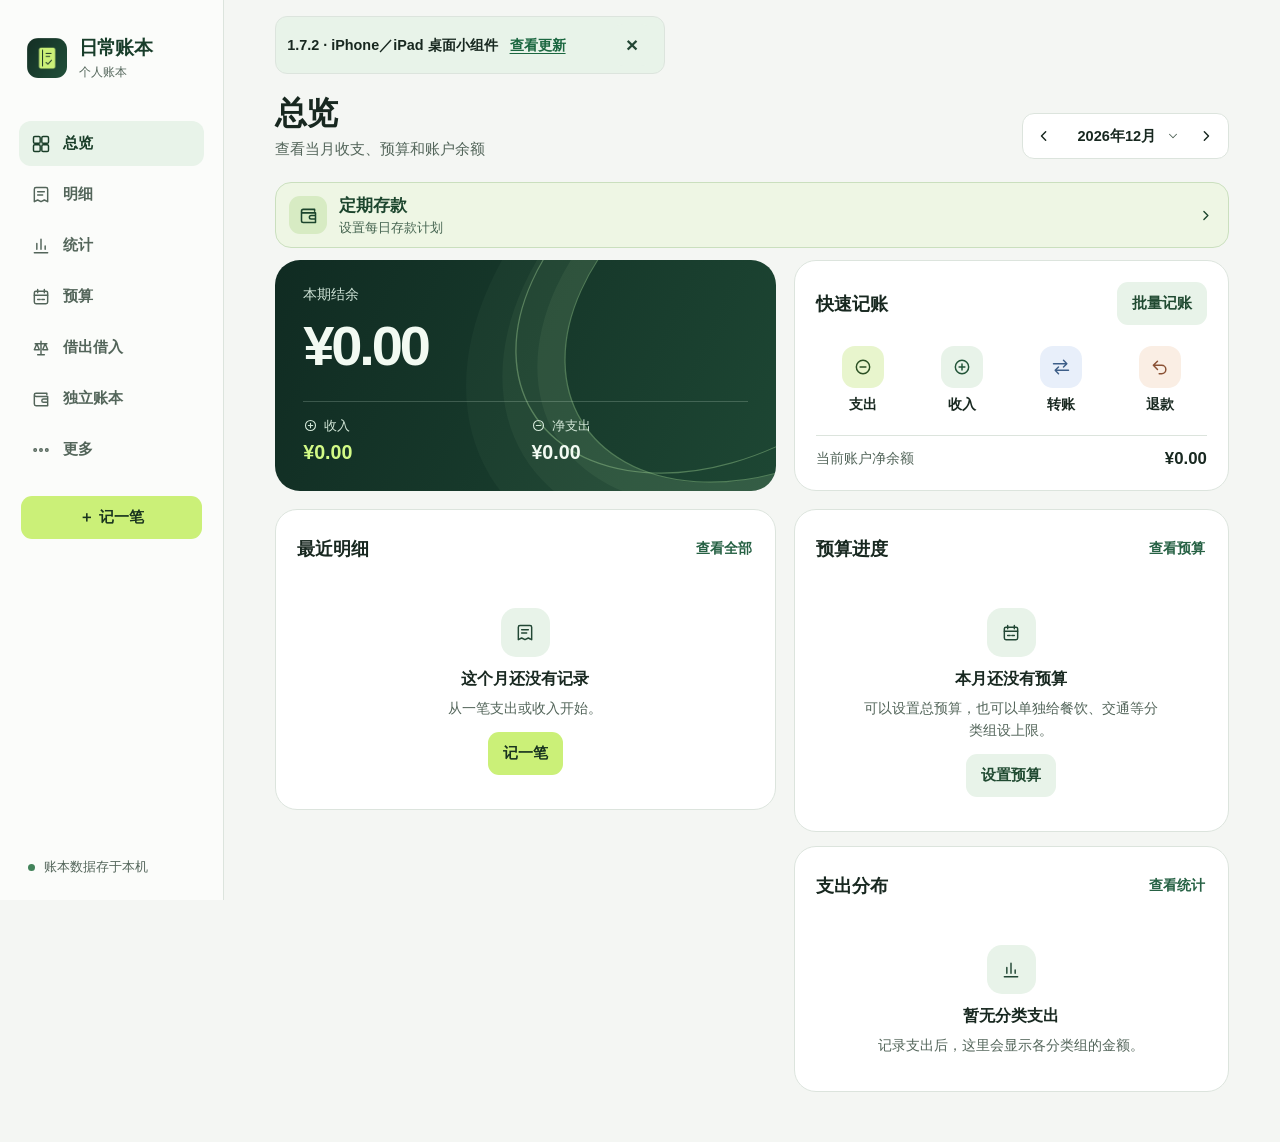
<file: index.html>
<!doctype html>
<html lang="zh-CN">
<head>
  <meta charset="utf-8">
  <meta name="viewport" content="width=device-width, initial-scale=1, viewport-fit=cover">
  <meta name="theme-color" content="#f4f6f3">
  <meta name="description" content="可安装到手机、平板和电脑，离线记录收支、账户和预算。">
  <meta name="apple-mobile-web-app-capable" content="yes">
  <meta name="apple-mobile-web-app-status-bar-style" content="black-translucent">
  <link rel="manifest" href="./manifest.webmanifest" crossorigin="use-credentials">
  <link rel="icon" href="./icon-192.png">
  <link rel="apple-touch-icon" href="./apple-touch-icon.png">
  <link rel="stylesheet" href="./style.css">
  <title>日常账本</title>
</head>
<body>
  <div id="page-wallpaper" class="page-wallpaper" aria-hidden="true"></div>
  <aside class="sidebar" aria-label="主导航">
    <a class="brand" href="#overview"><img src="./apple-touch-icon.png" alt="" width="40" height="40"><span>日常账本<small>个人账本</small></span></a>
    <nav class="side-nav" id="side-nav"></nav>
    <button class="button primary side-add" data-action="new">＋ 记一笔</button>
    <div class="sidebar-foot"><span class="status-dot"></span><span>账本数据存于本机</span></div>
  </aside>
  <header class="mobile-bar">
    <a class="brand" href="#overview"><img src="./apple-touch-icon.png" alt="" width="34" height="34">日常账本</a>
    <button type="button" id="mobile-status" class="offline-badge" data-action="offline-info" aria-live="polite"><span class="status-dot"></span>本机账本</button>
  </header>
  <div class="update-notice" id="update-notice" hidden>
    <span role="status" id="update-title">新版已就绪</span>
    <button type="button" class="link-button" id="update-changes" data-action="show-native-update" hidden>查看改动</button>
    <button type="button" class="button secondary" data-action="reload">立即更新</button>
  </div>
  <aside class="update-notice release-notice" id="release-notice" aria-label="本次版本更新" hidden>
    <span><strong id="release-summary"></strong><a href="#updates">查看更新</a></span>
    <button class="icon-button" type="button" data-action="dismiss-release" aria-label="关闭更新提示">×</button>
  </aside>
  <div class="ledger-meta">
    <a id="active-ledger" class="active-ledger" href="#ledgers" hidden></a>
    <aside id="backup-reminder" class="backup-reminder" aria-label="每月备份提醒" hidden>
      <div><strong>该备份账本了</strong><p>导出所有账本、凭证和背景，保存到设备文件或云盘。</p></div>
      <button class="button primary" type="button" data-action="backup">立即备份</button>
    </aside>
  </div>
  <div class="update-notice" id="backup-progress" hidden>
    <span id="backup-progress-label" role="status">正在读取账本</span>
    <progress aria-label="备份进度" max="100"></progress>
    <button class="button secondary" type="button" data-action="confirm-backup" hidden>文件已保存</button>
  </div>
  <main id="content" class="workspace" aria-busy="true">
    <section class="panel system-message"><h1>正在打开账本…</h1><p>请稍候。</p></section>
  </main>
  <nav class="tabbar" id="tabbar" aria-label="主导航"></nav>
  <dialog id="dialog" aria-labelledby="dialog-title"><div id="dialog-content"></div></dialog>
  <dialog id="quick-category" aria-labelledby="quick-category-title"></dialog>
  <dialog id="attachment-preview" aria-labelledby="attachment-title">
    <header class="modal-head"><h2 id="attachment-title"></h2><form method="dialog"><button class="icon-button" aria-label="关闭预览">×</button></form></header>
    <div class="modal-body"><img alt="附件照片"><p class="error" hidden>无法预览这张照片，可以保存原文件查看。</p></div>
    <footer class="modal-foot"><button type="button" class="button secondary" data-download>保存原文件</button></footer>
  </dialog>
  <div class="toast" id="toast" role="status" hidden></div>
  <input type="file" id="file-input" hidden>
  <noscript><div class="system-message">日常账本需要开启 JavaScript。</div></noscript>
  <script type="module" src="./app.js"></script>
</body>
</html>
</file>
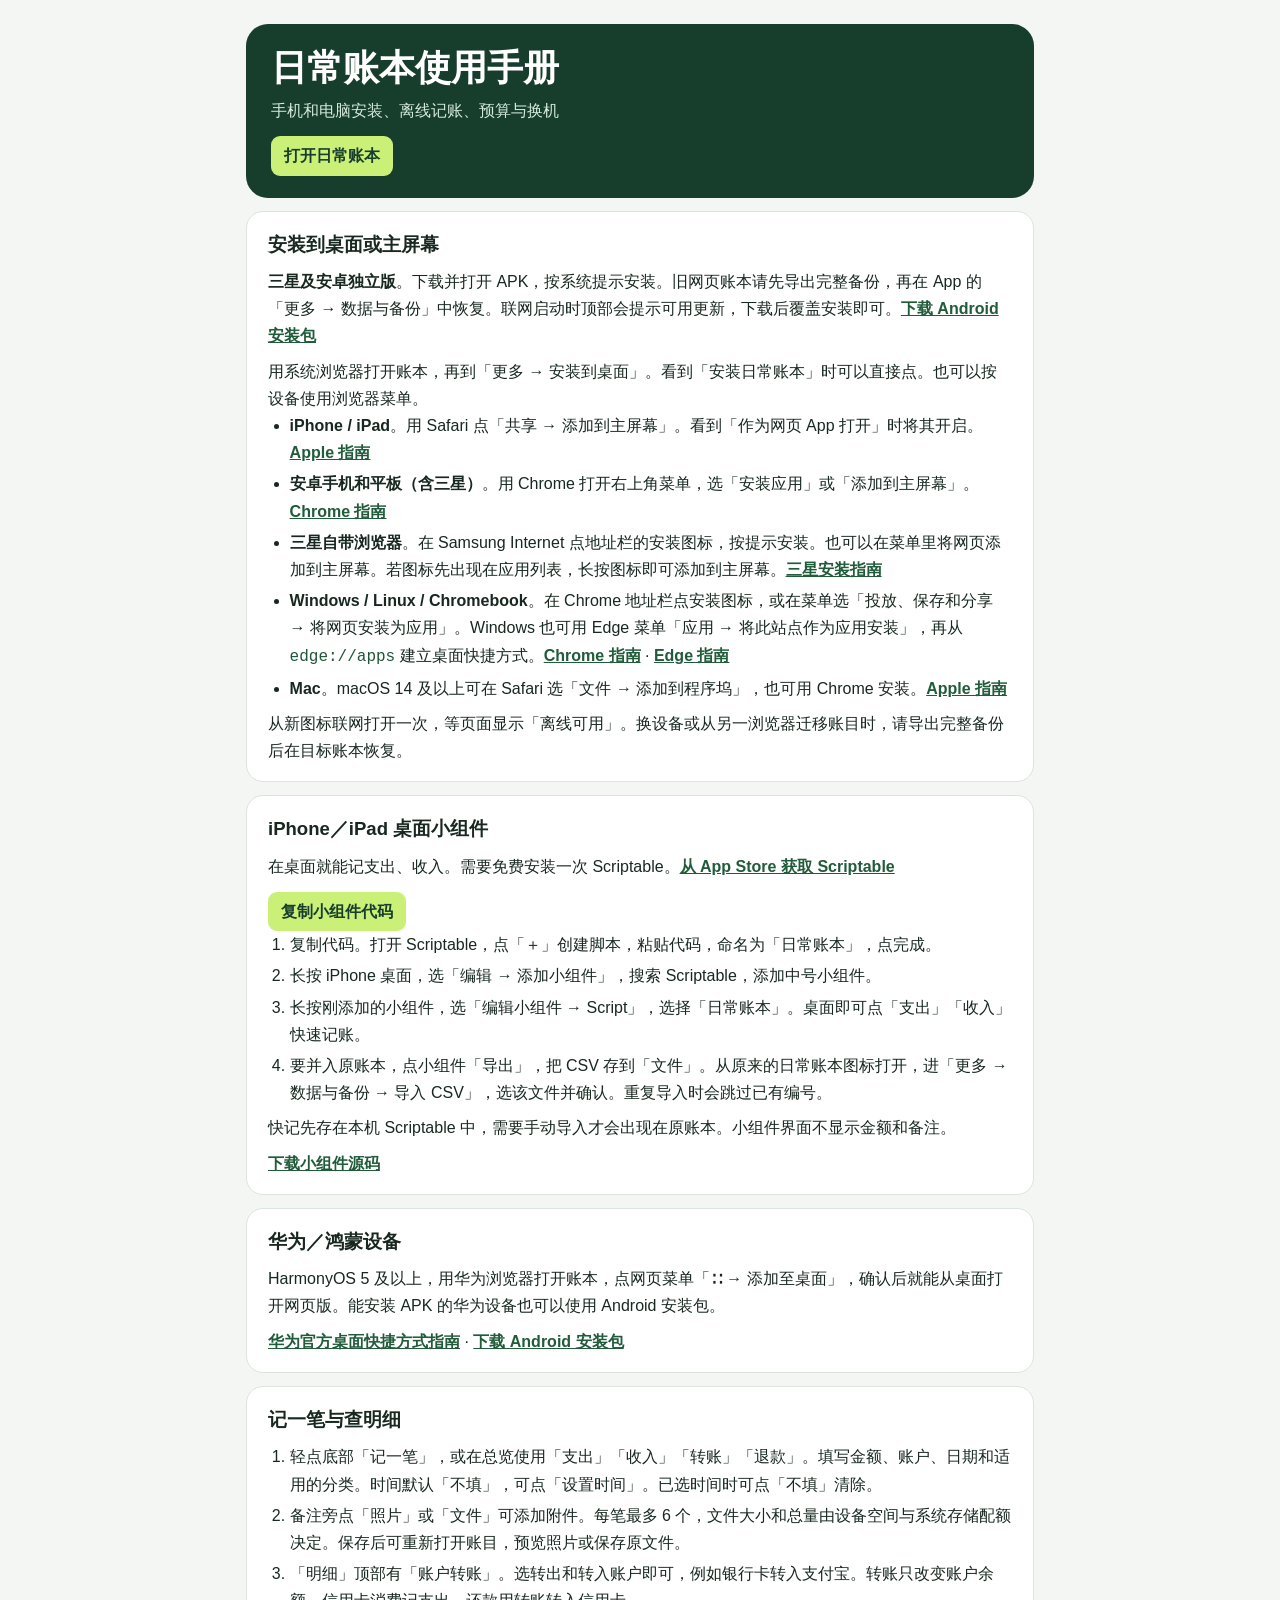
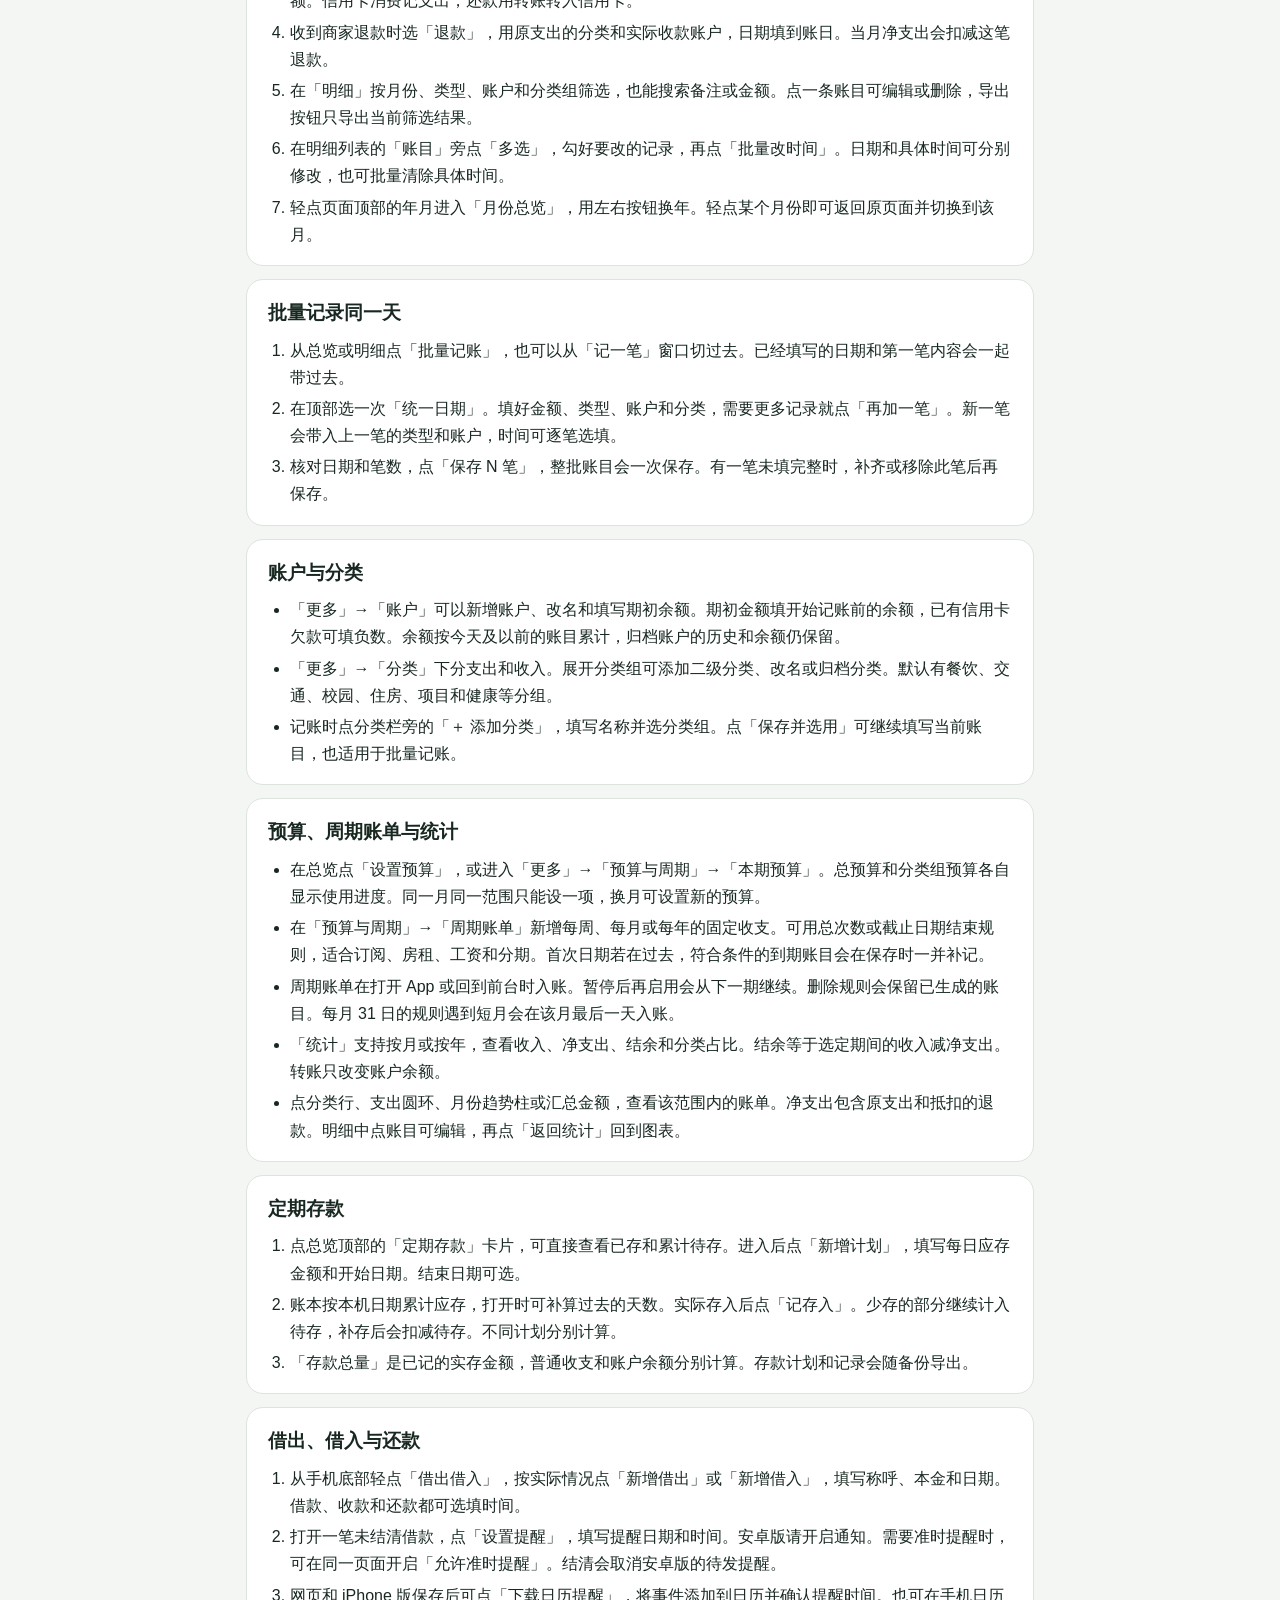
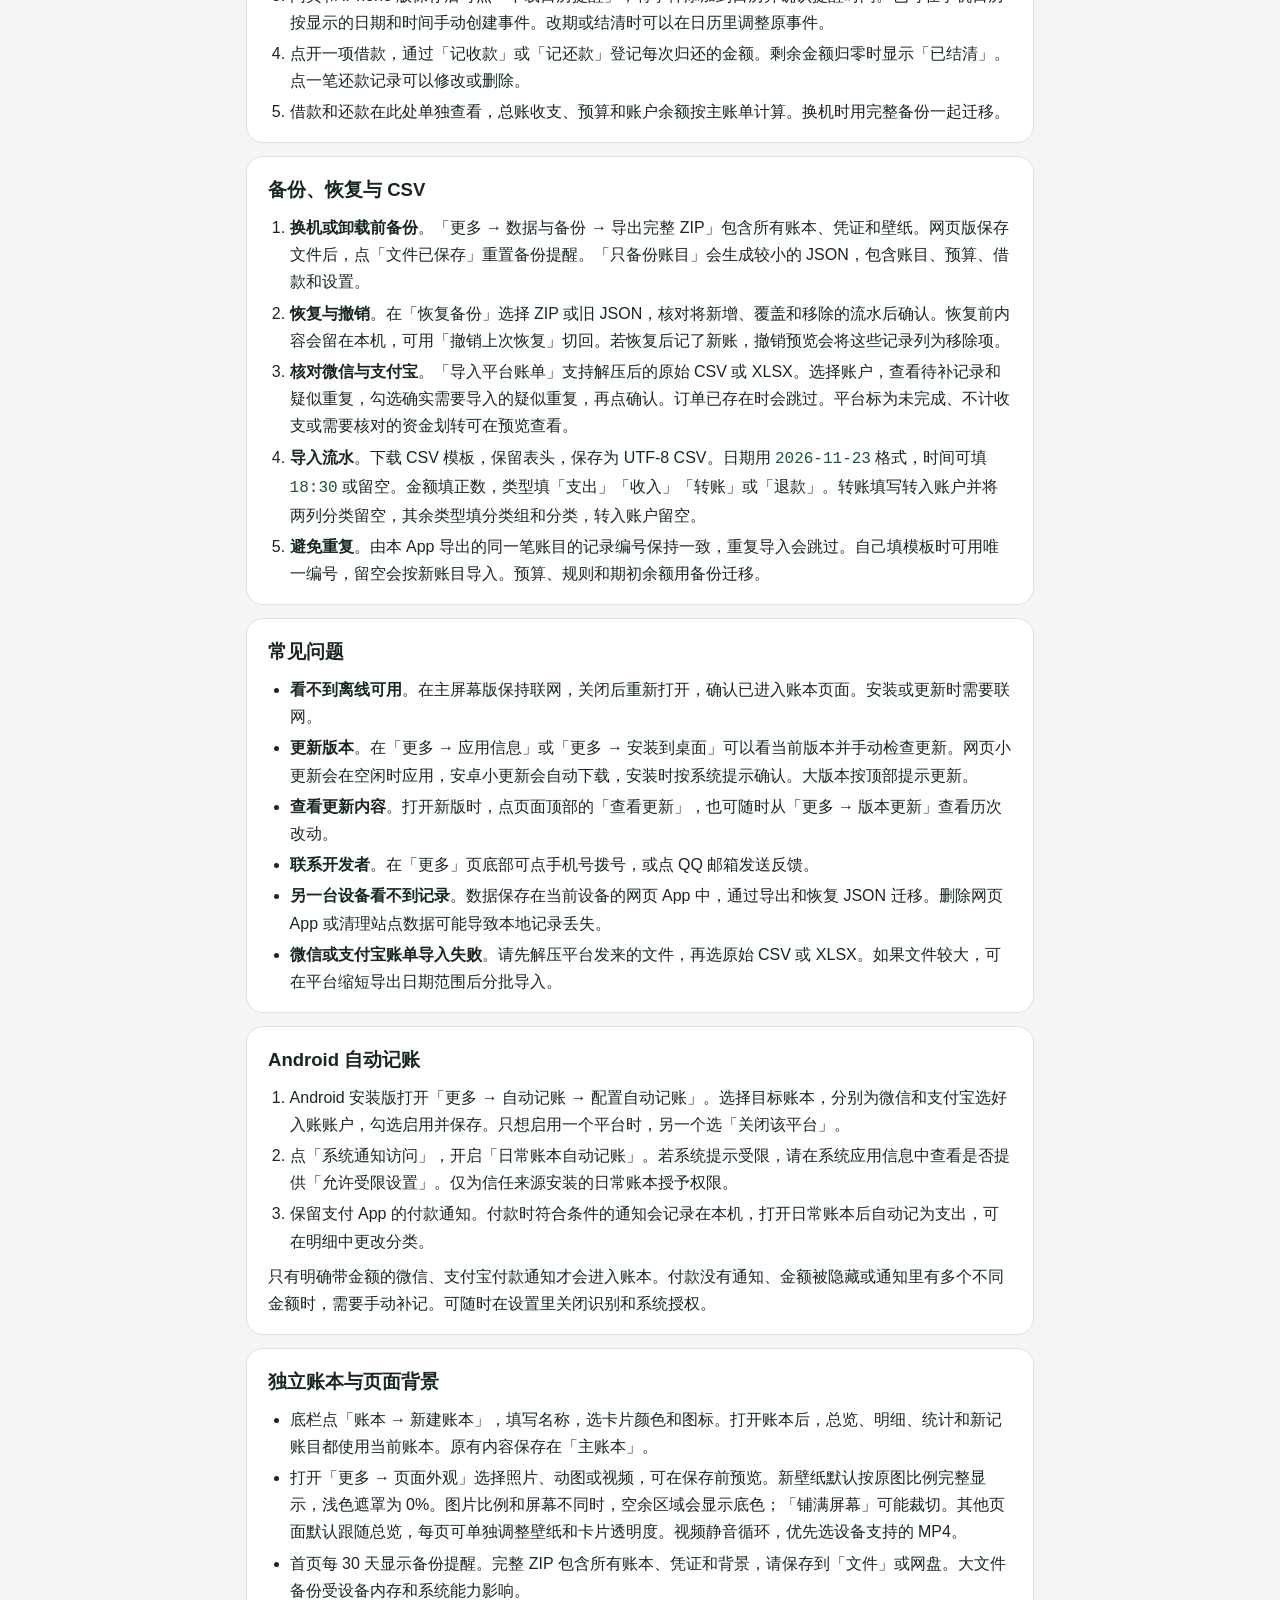
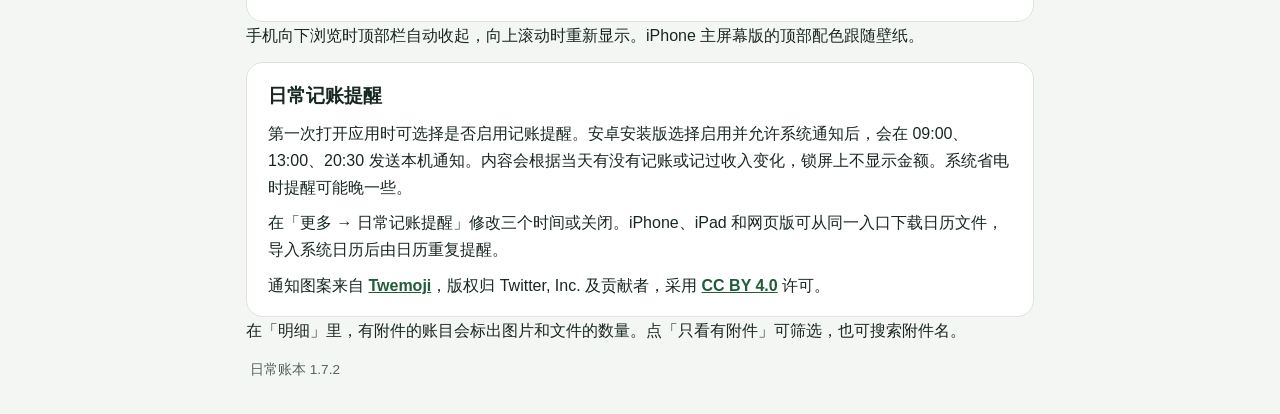
<file: guide/index.html>
<!doctype html>
<html lang="zh-CN">
<head>
<meta charset="utf-8">
<meta name="viewport" content="width=device-width, initial-scale=1, viewport-fit=cover">
<meta name="theme-color" content="#f4f6f3">
<title>日常账本 · 使用手册</title>
<style>
  :root{color-scheme:light;touch-action:manipulation;font:16px/1.7 -apple-system,BlinkMacSystemFont,"Segoe UI","PingFang SC","Microsoft YaHei",sans-serif;color:#182820;background:#f4f6f3}
  *{box-sizing:border-box}
  body{margin:0}
  main{max-width:820px;margin:auto;padding:calc(24px + env(safe-area-inset-top)) 16px calc(25px + env(safe-area-inset-bottom))}
  header{background:#173d2d;color:#fff;border-radius:22px;padding:22px 25px}
  h1,h2,p,ul,ol{margin:0}
  h1{font-size:clamp(1.65rem,5vw,2.25rem);line-height:1.2}
  header p{margin-top:8px;color:#d5ebda}
  section{background:#fff;border:1px solid #dce4dd;border-radius:17px;margin-top:13px;padding:17px 21px}
  h2{font-size:1.16rem;margin-bottom:8px}
  ol,ul{padding-left:1.35rem}
  li+li{margin-top:4px}
  p+p,ul+p,ol+p{margin-top:8px}
  a{color:#215c3a;font-weight:700}
  .launch{display:inline-block;color:#173d2d;background:#cbf078;border-radius:9px;margin-top:12px;padding:6px 13px;text-decoration:none}
  button.launch{border:0;font:inherit;font-weight:700;cursor:pointer}
  #widget-source{display:block;width:100%;min-height:6rem;margin-top:8px;font:13px/1.4 monospace}
  #widget-source[hidden]{display:none}
  code{white-space:normal;overflow-wrap:anywhere;color:#1e5536}
  footer{font-size:.85rem;color:#53655a;margin:14px 4px}
  @media print{main{padding:0}header{background:none;color:inherit;border:1px solid #dce4dd}header p{color:inherit}section{break-inside:avoid}}
</style>
</head>
<body>
<main>
  <header><h1>日常账本使用手册</h1><p>手机和电脑安装、离线记账、预算与换机</p>
  <a class="launch" href="../">打开日常账本</a></header>
  <section id="install">
    <h2>安装到桌面或主屏幕</h2>
    <p><strong>三星及安卓独立版</strong>。下载并打开 APK，按系统提示安装。旧网页账本请先导出完整备份，再在 App 的「更多 → 数据与备份」中恢复。联网启动时顶部会提示可用更新，下载后覆盖安装即可。<a href="https://zihaoxudava.github.io/daily-ledger/downloads/daily-ledger-android.apk">下载 Android 安装包</a></p>
    <p>用系统浏览器打开账本，再到「更多 → 安装到桌面」。看到「安装日常账本」时可以直接点。也可以按设备使用浏览器菜单。</p>
    <ul>
      <li><strong>iPhone / iPad</strong>。用 Safari 点「共享 → 添加到主屏幕」。看到「作为网页 App 打开」时将其开启。<a href="https://support.apple.com/zh-cn/guide/iphone/iphea86e5236/27/ios/27">Apple 指南</a></li>
      <li><strong>安卓手机和平板（含三星）</strong>。用 Chrome 打开右上角菜单，选「安装应用」或「添加到主屏幕」。<a href="https://support.google.com/chrome/answer/9658361?co=GENIE.Platform%3DAndroid&amp;hl=zh-Hans">Chrome 指南</a></li>
      <li><strong>三星自带浏览器</strong>。在 Samsung Internet 点地址栏的安装图标，按提示安装。也可以在菜单里将网页添加到主屏幕。若图标先出现在应用列表，长按图标即可添加到主屏幕。<a href="https://developer.samsung.com/automation/v2-pwa-guide.html">三星安装指南</a></li>
      <li><strong>Windows / Linux / Chromebook</strong>。在 Chrome 地址栏点安装图标，或在菜单选「投放、保存和分享 → 将网页安装为应用」。Windows 也可用 Edge 菜单「应用 → 将此站点作为应用安装」，再从 <code>edge://apps</code> 建立桌面快捷方式。<a href="https://support.google.com/chrome/answer/9658361?co=GENIE.Platform%3DDesktop&amp;hl=zh-Hans">Chrome 指南</a> · <a href="https://support.microsoft.com/en-US/edge/install-manage-or-uninstall-apps-in-microsoft-edge">Edge 指南</a></li>
      <li><strong>Mac</strong>。macOS 14 及以上可在 Safari 选「文件 → 添加到程序坞」，也可用 Chrome 安装。<a href="https://support.apple.com/zh-cn/104996">Apple 指南</a></li>
    </ul>
    <p>从新图标联网打开一次，等页面显示「离线可用」。换设备或从另一浏览器迁移账目时，请导出完整备份后在目标账本恢复。</p>
  </section>
  <section id="iphone-widget">
    <h2>iPhone／iPad 桌面小组件</h2>
    <p>在桌面就能记支出、收入。需要免费安装一次 Scriptable。<a href="https://apps.apple.com/cn/app/scriptable/id1405459188">从 App Store 获取 Scriptable</a></p>
    <button type="button" class="launch" id="copy-widget" disabled>复制小组件代码</button>
    <p id="widget-copy-status" role="status"></p>
    <textarea id="widget-source" aria-label="小组件代码" readonly hidden></textarea>
    <ol>
      <li>复制代码。打开 Scriptable，点「＋」创建脚本，粘贴代码，命名为「日常账本」，点完成。</li>
      <li>长按 iPhone 桌面，选「编辑 → 添加小组件」，搜索 Scriptable，添加中号小组件。</li>
      <li>长按刚添加的小组件，选「编辑小组件 → Script」，选择「日常账本」。桌面即可点「支出」「收入」快速记账。</li>
      <li>要并入原账本，点小组件「导出」，把 CSV 存到「文件」。从原来的日常账本图标打开，进「更多 → 数据与备份 → 导入 CSV」，选该文件并确认。重复导入时会跳过已有编号。</li>
    </ol>
    <p>快记先存在本机 Scriptable 中，需要手动导入才会出现在原账本。小组件界面不显示金额和备注。</p>
    <p><a href="./iphone-widget.js" download>下载小组件源码</a></p>
  </section>
  <section id="huawei">
    <h2>华为／鸿蒙设备</h2>
    <p>HarmonyOS 5 及以上，用华为浏览器打开账本，点网页菜单「∷ → 添加至桌面」，确认后就能从桌面打开网页版。能安装 APK 的华为设备也可以使用 Android 安装包。</p>
    <p><a href="https://consumer.huawei.com/cn/support/content/zh-cn16032141/">华为官方桌面快捷方式指南</a> · <a href="https://zihaoxudava.github.io/daily-ledger/downloads/daily-ledger-android.apk">下载 Android 安装包</a></p>
  </section>
  <section>
    <h2>记一笔与查明细</h2>
    <ol>
      <li>轻点底部「记一笔」，或在总览使用「支出」「收入」「转账」「退款」。填写金额、账户、日期和适用的分类。时间默认「不填」，可点「设置时间」。已选时间时可点「不填」清除。</li>
      <li>备注旁点「照片」或「文件」可添加附件。每笔最多 6 个，文件大小和总量由设备空间与系统存储配额决定。保存后可重新打开账目，预览照片或保存原文件。</li>
      <li>「明细」顶部有「账户转账」。选转出和转入账户即可，例如银行卡转入支付宝。转账只改变账户余额。信用卡消费记支出，还款用转账转入信用卡。</li>
      <li>收到商家退款时选「退款」，用原支出的分类和实际收款账户，日期填到账日。当月净支出会扣减这笔退款。</li>
      <li>在「明细」按月份、类型、账户和分类组筛选，也能搜索备注或金额。点一条账目可编辑或删除，导出按钮只导出当前筛选结果。</li>
      <li>在明细列表的「账目」旁点「多选」，勾好要改的记录，再点「批量改时间」。日期和具体时间可分别修改，也可批量清除具体时间。</li>
      <li>轻点页面顶部的年月进入「月份总览」，用左右按钮换年。轻点某个月份即可返回原页面并切换到该月。</li>
    </ol>
  </section>
  <section>
    <h2>批量记录同一天</h2>
    <ol>
      <li>从总览或明细点「批量记账」，也可以从「记一笔」窗口切过去。已经填写的日期和第一笔内容会一起带过去。</li>
      <li>在顶部选一次「统一日期」。填好金额、类型、账户和分类，需要更多记录就点「再加一笔」。新一笔会带入上一笔的类型和账户，时间可逐笔选填。</li>
      <li>核对日期和笔数，点「保存 N 笔」，整批账目会一次保存。有一笔未填完整时，补齐或移除此笔后再保存。</li>
    </ol>
  </section>
  <section>
    <h2>账户与分类</h2>
    <ul>
      <li>「更多」→「账户」可以新增账户、改名和填写期初余额。期初金额填开始记账前的余额，已有信用卡欠款可填负数。余额按今天及以前的账目累计，归档账户的历史和余额仍保留。</li>
      <li>「更多」→「分类」下分支出和收入。展开分类组可添加二级分类、改名或归档分类。默认有餐饮、交通、校园、住房、项目和健康等分组。</li>
      <li>记账时点分类栏旁的「＋ 添加分类」，填写名称并选分类组。点「保存并选用」可继续填写当前账目，也适用于批量记账。</li>
    </ul>
  </section>
  <section>
    <h2>预算、周期账单与统计</h2>
    <ul>
      <li>在总览点「设置预算」，或进入「更多」→「预算与周期」→「本期预算」。总预算和分类组预算各自显示使用进度。同一月同一范围只能设一项，换月可设置新的预算。</li>
      <li>在「预算与周期」→「周期账单」新增每周、每月或每年的固定收支。可用总次数或截止日期结束规则，适合订阅、房租、工资和分期。首次日期若在过去，符合条件的到期账目会在保存时一并补记。</li>
      <li>周期账单在打开 App 或回到前台时入账。暂停后再启用会从下一期继续。删除规则会保留已生成的账目。每月 31 日的规则遇到短月会在该月最后一天入账。</li>
      <li>「统计」支持按月或按年，查看收入、净支出、结余和分类占比。结余等于选定期间的收入减净支出。转账只改变账户余额。</li>
      <li>点分类行、支出圆环、月份趋势柱或汇总金额，查看该范围内的账单。净支出包含原支出和抵扣的退款。明细中点账目可编辑，再点「返回统计」回到图表。</li>
    </ul>
  </section>
  <section>
    <h2>定期存款</h2>
    <ol>
      <li>点总览顶部的「定期存款」卡片，可直接查看已存和累计待存。进入后点「新增计划」，填写每日应存金额和开始日期。结束日期可选。</li>
      <li>账本按本机日期累计应存，打开时可补算过去的天数。实际存入后点「记存入」。少存的部分继续计入待存，补存后会扣减待存。不同计划分别计算。</li>
      <li>「存款总量」是已记的实存金额，普通收支和账户余额分别计算。存款计划和记录会随备份导出。</li>
    </ol>
  </section>
  <section>
    <h2>借出、借入与还款</h2>
    <ol>
      <li>从手机底部轻点「借出借入」，按实际情况点「新增借出」或「新增借入」，填写称呼、本金和日期。借款、收款和还款都可选填时间。</li>
      <li>打开一笔未结清借款，点「设置提醒」，填写提醒日期和时间。安卓版请开启通知。需要准时提醒时，可在同一页面开启「允许准时提醒」。结清会取消安卓版的待发提醒。</li>
      <li>网页和 iPhone 版保存后可点「下载日历提醒」，将事件添加到日历并确认提醒时间。也可在手机日历按显示的日期和时间手动创建事件。改期或结清时可以在日历里调整原事件。</li>
      <li>点开一项借款，通过「记收款」或「记还款」登记每次归还的金额。剩余金额归零时显示「已结清」。点一笔还款记录可以修改或删除。</li>
      <li>借款和还款在此处单独查看，总账收支、预算和账户余额按主账单计算。换机时用完整备份一起迁移。</li>
    </ol>
  </section>
  <section>
    <h2>备份、恢复与 CSV</h2>
    <ol>
      <li><strong>换机或卸载前备份</strong>。「更多 → 数据与备份 → 导出完整 ZIP」包含所有账本、凭证和壁纸。网页版保存文件后，点「文件已保存」重置备份提醒。「只备份账目」会生成较小的 JSON，包含账目、预算、借款和设置。</li>
      <li><strong>恢复与撤销</strong>。在「恢复备份」选择 ZIP 或旧 JSON，核对将新增、覆盖和移除的流水后确认。恢复前内容会留在本机，可用「撤销上次恢复」切回。若恢复后记了新账，撤销预览会将这些记录列为移除项。</li>
      <li><strong>核对微信与支付宝</strong>。「导入平台账单」支持解压后的原始 CSV 或 XLSX。选择账户，查看待补记录和疑似重复，勾选确实需要导入的疑似重复，再点确认。订单已存在时会跳过。平台标为未完成、不计收支或需要核对的资金划转可在预览查看。</li>
      <li><strong>导入流水</strong>。下载 CSV 模板，保留表头，保存为 UTF-8 CSV。日期用 <code>2026-11-23</code> 格式，时间可填 <code>18:30</code> 或留空。金额填正数，类型填「支出」「收入」「转账」或「退款」。转账填写转入账户并将两列分类留空，其余类型填分类组和分类，转入账户留空。</li>
      <li><strong>避免重复</strong>。由本 App 导出的同一笔账目的记录编号保持一致，重复导入会跳过。自己填模板时可用唯一编号，留空会按新账目导入。预算、规则和期初余额用备份迁移。</li>
    </ol>
  </section>
  <section>
    <h2>常见问题</h2>
    <ul>
      <li><strong>看不到离线可用</strong>。在主屏幕版保持联网，关闭后重新打开，确认已进入账本页面。安装或更新时需要联网。</li>
      <li><strong>更新版本</strong>。在「更多 → 应用信息」或「更多 → 安装到桌面」可以看当前版本并手动检查更新。网页小更新会在空闲时应用，安卓小更新会自动下载，安装时按系统提示确认。大版本按顶部提示更新。</li>
      <li><strong>查看更新内容</strong>。打开新版时，点页面顶部的「查看更新」，也可随时从「更多 → 版本更新」查看历次改动。</li>
      <li><strong>联系开发者</strong>。在「更多」页底部可点手机号拨号，或点 QQ 邮箱发送反馈。</li>
      <li><strong>另一台设备看不到记录</strong>。数据保存在当前设备的网页 App 中，通过导出和恢复 JSON 迁移。删除网页 App 或清理站点数据可能导致本地记录丢失。</li>
      <li><strong>微信或支付宝账单导入失败</strong>。请先解压平台发来的文件，再选原始 CSV 或 XLSX。如果文件较大，可在平台缩短导出日期范围后分批导入。</li>
    </ul>
  </section>
  <section>
    <h2>Android 自动记账</h2>
    <ol>
      <li>Android 安装版打开「更多 → 自动记账 → 配置自动记账」。选择目标账本，分别为微信和支付宝选好入账账户，勾选启用并保存。只想启用一个平台时，另一个选「关闭该平台」。</li>
      <li>点「系统通知访问」，开启「日常账本自动记账」。若系统提示受限，请在系统应用信息中查看是否提供「允许受限设置」。仅为信任来源安装的日常账本授予权限。</li>
      <li>保留支付 App 的付款通知。付款时符合条件的通知会记录在本机，打开日常账本后自动记为支出，可在明细中更改分类。</li>
    </ol>
    <p>只有明确带金额的微信、支付宝付款通知才会进入账本。付款没有通知、金额被隐藏或通知里有多个不同金额时，需要手动补记。可随时在设置里关闭识别和系统授权。</p>
  </section>
  <section>
    <h2>独立账本与页面背景</h2>
    <ul>
      <li>底栏点「账本 → 新建账本」，填写名称，选卡片颜色和图标。打开账本后，总览、明细、统计和新记账目都使用当前账本。原有内容保存在「主账本」。</li>
      <li>打开「更多 → 页面外观」选择照片、动图或视频，可在保存前预览。新壁纸默认按原图比例完整显示，浅色遮罩为 0%。图片比例和屏幕不同时，空余区域会显示底色；「铺满屏幕」可能裁切。其他页面默认跟随总览，每页可单独调整壁纸和卡片透明度。视频静音循环，优先选设备支持的 MP4。</li>
      <li>首页每 30 天显示备份提醒。完整 ZIP 包含所有账本、凭证和背景，请保存到「文件」或网盘。大文件备份受设备内存和系统能力影响。</li>
    </ul>
  </section>
  <p>手机向下浏览时顶部栏自动收起，向上滚动时重新显示。iPhone 主屏幕版的顶部配色跟随壁纸。</p>
  <section>
    <h2>日常记账提醒</h2>
    <p>第一次打开应用时可选择是否启用记账提醒。安卓安装版选择启用并允许系统通知后，会在 09:00、13:00、20:30 发送本机通知。内容会根据当天有没有记账或记过收入变化，锁屏上不显示金额。系统省电时提醒可能晚一些。</p>
    <p>在「更多 → 日常记账提醒」修改三个时间或关闭。iPhone、iPad 和网页版可从同一入口下载日历文件，导入系统日历后由日历重复提醒。</p>
    <p>通知图案来自 <a href="https://github.com/jdecked/twemoji/tree/v15.1.0">Twemoji</a>，版权归 Twitter, Inc. 及贡献者，采用 <a href="https://creativecommons.org/licenses/by/4.0/">CC BY 4.0</a> 许可。</p>
  </section>
  <p>在「明细」里，有附件的账目会标出图片和文件的数量。点「只看有附件」可筛选，也可搜索附件名。</p>
  <footer>日常账本 1.7.2</footer>
</main>
<script>
  const copyWidget = document.querySelector('#copy-widget');
  const widgetSource = document.querySelector('#widget-source');
  const copyStatus = document.querySelector('#widget-copy-status');
  fetch('./iphone-widget.js').then(response => {
    if (!response.ok) throw new Error('下载失败');
    return response.text();
  }).then(source => {
    widgetSource.value = source;
    copyWidget.disabled = false;
  }).catch(() => {
    copyStatus.textContent = '暂时无法加载代码，请重试或点下方链接下载源码。';
  });
  copyWidget.addEventListener('click', async () => {
    try {
      await navigator.clipboard.writeText(widgetSource.value);
      copyStatus.textContent = '已复制，可以打开 Scriptable 粘贴。';
    } catch {
      widgetSource.hidden = false;
      widgetSource.focus();
      widgetSource.select();
      copyStatus.textContent = '请长按文本框，选「全选」再点「拷贝」。';
    }
  });
</script>
</body>
</html>
</file>
<file: style.css>
:root {
  color-scheme: light;
  touch-action:manipulation;
  --bg:#f4f6f3;
  --paper:#fff;
  --ink:#182820;
  --muted:#53655a;
  --line:#dce4dd;
  --accent:#cbf078;
  --accent-dark:#224735;
  --soft:#e8f3e9;
  --income:#146843;
  --danger:#9f3a39;
  --radius:22px;
  font-family: Inter, -apple-system, BlinkMacSystemFont, "Segoe UI", "PingFang SC", "Microsoft YaHei", sans-serif;
  font-size: 16px;
}
* { box-sizing:border-box; }
[hidden] { display:none !important; }
body { margin:0; color:var(--ink); background:var(--bg); min-width:280px; }
a { color:inherit; text-decoration:none; }
button, input, select, textarea { font:inherit; }
button, input, select, textarea, a { -webkit-tap-highlight-color:transparent; }
button { cursor:pointer; color:inherit; }
button:disabled { cursor:default; opacity:.5; }
:focus-visible { outline:3px solid #23754d; outline-offset:3px; }
h1,h2,h3,p { margin:0; }
h1 { font-size:2rem; font-weight:750; letter-spacing:-.035em; line-height:1.2; }
h2 { font-size:1.125rem; font-weight:750; }
h3 { font-size:1rem; }
.muted { color:var(--muted); }
.number { font-variant-numeric:tabular-nums; overflow-wrap:anywhere; }
.icon { width:20px; height:20px; display:inline-block; vertical-align:middle; flex:none; }
.brand { display:inline-flex; align-items:center; gap:.72rem; color:#183d2a; font-size:1.16rem; font-weight:800; letter-spacing:-.03em; }
.brand img { display:block; border-radius:.7rem; }
.brand small { display:block; color:var(--muted); font-size:.75rem; font-weight:500; margin-top:3px; letter-spacing:0; }
.sidebar { position:fixed; inset:0 auto 0 0; width:224px; padding:35px 19px 24px; border-right:1px solid var(--line); background:#fbfcfa; display:flex; flex-direction:column; gap:24px; }
.sidebar .brand { padding-left:8px; }
.side-nav { display:grid; gap:6px; margin-top:16px; }
.side-nav a { display:flex; align-items:center; gap:12px; color:var(--muted); padding:12px; border-radius:12px; font-size:.95rem; font-weight:600; }
.side-nav a[aria-current] { background:var(--soft); color:#193d28; font-weight:750; }
.side-nav a:hover { background:var(--soft); }
.sidebar-foot { margin-top:auto; display:flex; align-items:center; gap:9px; color:var(--muted); font-size:.82rem; padding-left:9px; }
.status-dot { display:inline-block; width:7px; height:7px; border-radius:50%; background:#42835a; flex:none; }
.side-add { margin:0 2px; }
.workspace { max-width:1420px; min-height:100vh; padding:34px clamp(22px, 4vw, 58px) 50px; margin-left:224px; margin-right:auto; }
.mobile-bar, .tabbar { display:none; }
.page-head { display:flex; align-items:flex-end; justify-content:space-between; gap:12px; margin-bottom:23px; }
.ledger-meta { max-width:1420px; padding-inline:clamp(22px,4vw,58px); margin-left:224px; }
.ledger-meta:has(> :not([hidden])) { padding-top:18px; }
.active-ledger { display:inline-block; border-radius:100px; padding:6px 13px; background:#e8f2e7; color:#255a40; font-weight:750; overflow-wrap:anywhere; }
.backup-reminder { display:flex; flex-wrap:wrap; align-items:center; justify-content:space-between; gap:12px; padding:clamp(14px,4vw,24px); background:#f2fccf; color:#213e2a; border:1px solid #c5db9f; border-radius:22px; }
.active-ledger:not([hidden]) + .backup-reminder { margin-top:12px; }
.backup-reminder strong { display:block; font-size:clamp(1.35rem,5vw,2rem); line-height:1.18; }
.backup-reminder p { margin-top:5px; font-size:.88rem; }
.ledger-grid { display:grid; gap:13px; grid-template-columns:repeat(auto-fit,minmax(min(100%,242px),1fr)); }
.ledger-card,.ledger-look { --ledger-accent:#246247; --ledger-light:#e3f3e9; }
.ledger-ocean { --ledger-accent:#245889; --ledger-light:#e2effa; }
.ledger-orchid { --ledger-accent:#694582; --ledger-light:#f0e8fa; }
.ledger-sand { --ledger-accent:#765425; --ledger-light:#fbefdd; }
.ledger-rose { --ledger-accent:#8a4259; --ledger-light:#fae7ed; }
.ledger-slate { --ledger-accent:#435566; --ledger-light:#e9eef4; }
.ledger-card { min-width:0; border-radius:22px; background:linear-gradient(145deg,var(--ledger-light),#fff 95%); }
.ledger-card-head { display:flex; align-items:center; gap:12px; }
.ledger-card-head h2,.ledger-card-head p { overflow-wrap:anywhere; }
.ledger-card-head p,.ledger-card-balance span { color:var(--muted); font-size:.84rem; }
.ledger-icon { display:grid; place-items:center; flex:none; width:42px; height:42px; border-radius:13px; color:var(--ledger-accent,#245a41); background:var(--ledger-light,#e3f3e9); }
.ledger-card .ledger-icon { box-shadow:inset 0 0 0 1px #14251a12; }
.ledger-card-balance { display:grid; gap:4px; margin-block:17px 15px; }
.ledger-card-balance b { font-size:1.55rem; color:var(--ledger-accent); }
.ledger-look { padding:9px; border-radius:14px; background:var(--ledger-light); }
.wallpaper-swatch { background:var(--swatch); box-shadow:inset 0 0 0 1px #0002; }
.wallpaper-swatch .icon { padding:2px; border-radius:3px; background:#fff; }
.option-check { display:flex; align-items:center; gap:9px; min-height:44px; }
.option-check input { width:19px; min-height:19px; flex:none; accent-color:#245a41; }
.page-wallpaper { position:fixed; inset:0; z-index:-1; pointer-events:none; overflow:hidden; }
body.has-wallpaper { isolation:isolate; }
.has-wallpaper :is(.sidebar,.mobile-bar,.tabbar) { background:rgb(248 250 247 / var(--wall-surface)); }
.page-wallpaper img,.page-wallpaper video { width:100%; height:100%; display:block; }
.page-wallpaper::after { content:''; position:absolute; inset:0; background:rgb(246 249 246 / var(--wall-shade,0)); }
.has-wallpaper .page-head { padding:12px; border-radius:18px; background:rgb(251 253 251 / var(--wall-surface)); }
.has-wallpaper :is(.panel,.period) { background:rgb(255 255 255 / var(--wall-surface)); }
.has-wallpaper .ledger-card { background:linear-gradient(145deg,color-mix(in srgb,var(--ledger-light) calc(var(--wall-surface) * 100%),transparent),rgb(255 255 255 / var(--wall-surface)) 95%); }
.has-wallpaper .saving-entry { background:rgb(238 246 228 / var(--wall-surface)); }
.has-wallpaper .balance-card { background:linear-gradient(115deg,rgb(16 43 34 / var(--wall-surface)),rgb(29 70 51 / var(--wall-surface)) 98%); }
#wall-transparency { color:#266144; font-weight:750; margin-inline-start:5px; font-variant-numeric:tabular-nums; }
.wall-preview-row { display:flex; align-items:center; gap:15px; }
.wall-preview-row p { margin-bottom:6px; font-weight:650; }
.wall-preview { position:relative; flex:none; width:72px; aspect-ratio:9/18; overflow:hidden; background:var(--bg); border:1px solid var(--line); border-radius:10px; }
.wall-preview-media,.wall-preview::after { position:absolute; inset:0; }
.wall-preview-media > * { display:block; width:100%; height:100%; }
.wall-preview::after { content:''; background:rgb(246 249 246 / var(--preview-shade,0)); }
.wall-preview i { position:absolute; z-index:1; inset:auto 10% 8%; height:26%; border:1px solid #ffffff90; border-radius:5px; background:rgb(255 255 255 / var(--preview-surface,.75)); }
@supports (-webkit-touch-callout:none) {
  @media (display-mode:standalone) {
    body::before { content:''; position:fixed; inset:0 0 auto; height:env(safe-area-inset-top); z-index:4; background:rgb(18 37 29 / .65); pointer-events:none; }
    body.has-wallpaper::before { background:linear-gradient(rgb(18 37 29 / .3),rgb(18 37 29 / .3)),var(--status-gradient,transparent); }
  }
}
.steps { padding-inline-start:1.4rem; }
.steps li + li { margin-top:6px; }
.page-head p { font-size:.91rem; color:var(--muted); margin-top:8px; }
.period { display:inline-flex; align-items:center; gap:2px; padding:3px; border:1px solid var(--line); background:var(--paper); border-radius:12px; white-space:nowrap; }
.period button { display:grid; place-items:center; border:0; background:transparent; width:37px; height:38px; border-radius:8px; }
.period button:hover:not(:disabled) { background:var(--soft); }
.period time { font-size:.91rem; min-width:92px; text-align:center; font-weight:700; }
.period .month-trigger { display:flex; justify-content:center; gap:3px; align-items:center; width:auto; padding:0 6px; }
.period .month-trigger .icon { width:14px; height:14px; color:var(--muted); }
.month-grid { display:grid; grid-template-columns:repeat(4,minmax(0,1fr)); gap:12px; }
.month-tile { display:grid; align-content:start; gap:9px; min-height:111px; text-align:left; padding:15px; border-radius:15px; }
.month-tile:hover,.month-tile[aria-current] { background:var(--soft); border-color:#88ad90; }
.month-tile-head { display:flex; align-items:center; justify-content:space-between; gap:6px; }
.month-tile-head strong { font-size:1.05rem; }
.month-tile > .muted { font-size:.86rem; }
.month-net,.month-amounts>span { display:flex; align-items:baseline; justify-content:space-between; gap:4px; flex-wrap:wrap; }
.month-net small,.month-amounts { color:var(--muted); font-size:.82rem; }
.month-amounts { display:grid; gap:4px; }
.month-amounts b { color:var(--ink); }
.panel { min-width:0; background:var(--paper); border:1px solid var(--line); border-radius:var(--radius); padding:21px; }
.panel-head { display:flex; justify-content:space-between; align-items:center; gap:8px; margin-bottom:16px; }
.panel-head a,.link-button { color:#266144; font-size:.88rem; font-weight:750; border:0; background:transparent; padding:8px 2px; white-space:nowrap; }
.balance-card { isolation:isolate; position:relative; overflow:hidden; padding:25px 28px 23px; border-radius:25px; background:linear-gradient(115deg,#102b22,#1d4633 98%); color:#f2faf2; min-height:225px; }
.balance-card::before, .balance-card::after { content:""; pointer-events:none; position:absolute; z-index:-1; border:1px solid #a9dc9861; border-radius:50%; width:315px; height:315px; transform:rotate(-31deg) scaleX(1.45); right:-111px; top:-125px; }
.balance-card::after { right:-160px; top:-116px; box-shadow:0 0 0 20px #b1dca611,0 0 0 46px #b1dca60e,0 0 0 73px #b1dca60a; }
.balance-title { font-size:.88rem; color:#d0e4d8; }
.balance-value { font-size:clamp(2.35rem,5vw,3.5rem); font-weight:750; line-height:1.13; letter-spacing:-.055em; margin:10px 0 23px; }
.balance-row { display:grid; grid-template-columns:repeat(2,minmax(0,1fr)); gap:12px; padding-top:15px; border-top:1px solid #e5f7e732; }
.balance-row span { display:flex; align-items:center; gap:6px; font-size:.83rem; color:#d2e6d7; margin-bottom:6px; }
.balance-row b { font-size:1.23rem; font-weight:700; }
.balance-row .icon { width:15px; height:15px; }
.balance-row .income { color:#d2fa86; }
.top-grid { display:grid; grid-template-columns:1.15fr 1fr; gap:18px; }
.lower-grid { display:grid; grid-template-columns:1.15fr 1fr; gap:18px; margin-top:18px; align-items:start; }
.summary-stack,.stack { display:grid; gap:14px; align-content:start; }
.metric-grid { display:grid; grid-template-columns:repeat(3,minmax(0,1fr)); gap:12px; }
.metric { display:grid; gap:8px; padding:16px; }
.metric b { font-size:clamp(1rem,2.5vw,1.5rem); line-height:1.22; }
.metric span { font-size:.88rem; color:var(--muted); }
.quick-actions { display:grid; grid-template-columns:repeat(4,minmax(0,1fr)); gap:5px; }
.quick-actions button { display:grid; justify-items:center; gap:8px; padding:8px 1px; background:none; border:0; border-radius:11px; font-size:.85rem; font-weight:650; }
.quick-actions button:hover { background:var(--bg); }
.quick-icon { display:grid; place-items:center; width:42px; height:42px; border-radius:13px; background:var(--soft); color:#225438; }
.quick-actions button:first-child .quick-icon { background:#e8f5cd; color:#2b5024; }
.quick-actions button:nth-child(3) .quick-icon { background:#e8effa; color:#3d5e88; }
.quick-actions button:nth-child(4) .quick-icon { background:#faeee4; color:#8a5134; }
.quick-panel { display:flex; flex-direction:column; justify-content:center; gap:13px; }
.quick-heading { display:flex; justify-content:space-between; align-items:center; gap:10px; }
.asset-inline { display:flex; justify-content:space-between; align-items:center; gap:10px; border-top:1px solid var(--line); padding-top:13px; color:var(--muted); font-size:.87rem; }
.asset-inline b { color:var(--ink); font-size:1.05rem; }
.button { min-height:43px; display:inline-flex; align-items:center; justify-content:center; gap:7px; border:1px solid transparent; padding:9px 14px; border-radius:11px; font-weight:750; font-size:.92rem; text-align:center; white-space:nowrap; }
.button.primary { background:var(--accent); color:#19341f; }
.button.primary:hover { background:#bee66a; }
.button.secondary { background:var(--soft); color:#204a31; }
.button.neutral { background:var(--paper); border-color:var(--line); }
.button.danger { background:#faeeeb; color:var(--danger); }
.button.full { width:100%; }
.icon-button { display:grid; place-items:center; width:42px; height:42px; border:0; border-radius:12px; background:var(--soft); color:#244735; }
.empty { display:grid; justify-items:center; text-align:center; gap:8px; padding:26px 5px 13px; }
.empty-mark { display:grid; place-items:center; height:49px; width:49px; border-radius:15px; background:var(--soft); color:var(--accent-dark); margin-bottom:4px; }
.empty p { color:var(--muted); font-size:.88rem; line-height:1.55; max-width:300px; }
.empty .button { margin-top:4px; }
.transactions { display:grid; }
.row { display:flex; gap:10px; align-items:center; }
.transaction { display:grid; align-items:center; grid-template-columns:42px minmax(0,1fr) minmax(0,auto); gap:11px; width:100%; text-align:left; padding:11px 0; border:0; border-top:1px solid var(--line); background:transparent; }
.transaction:first-child { border-top:0; }
.record-pick { grid-template-columns:24px minmax(0,1fr) minmax(0,auto); cursor:pointer; }
.record-pick input { appearance:auto; padding:0; margin:0; width:19px; height:19px; min-height:0; accent-color:#226844; }
.record-pick:has(input:checked) { background:var(--soft); }
.record-selection { position:sticky; top:8px; z-index:2; display:flex; align-items:center; gap:6px; flex-wrap:wrap; padding:8px; border:1px solid var(--line); border-radius:12px; background:var(--paper); }
.record-selection span { margin-inline-end:auto; font-size:.85rem; font-weight:700; white-space:nowrap; }
.record-selection .button { min-height:40px; padding:5px 9px; font-size:.85rem; }
.transaction:hover .entry-title { color:var(--income); }
.tx-icon { height:40px; width:40px; display:grid; place-items:center; border-radius:12px; background:var(--bg); font-size:1.1rem; }
.entry-title,.entry-caption { display:block; overflow:hidden; text-overflow:ellipsis; white-space:nowrap; }
.entry-title { font-weight:720; }
.entry-caption { color:var(--muted); font-size:.82rem; margin-top:4px; }
.entry-attachments { display:inline-flex; align-items:center; gap:4px; max-width:100%; margin-top:6px; padding:3px 7px; border-radius:7px; background:#ffeaab; color:#643400; font-size:.78rem; font-weight:750; line-height:1.35; }
.entry-attachments .icon,.attachment-filter .icon { width:15px; height:15px; }
.attachment-filter { grid-column:1/-1; justify-self:start; min-height:44px; }
.attachment-filter[aria-pressed="true"] { border-color:#c58d27; background:#ffeaab; color:#643400; }
.transaction strong { font-size:.93rem; text-align:right; overflow-wrap:anywhere; }
.positive { color:var(--income); }
.negative { color:var(--danger); }
.date-heading { color:var(--muted); font-size:.84rem; font-weight:680; margin:14px 0 2px; }
.date-group + .date-group { border-top:1px solid var(--line); }
.inline-actions,.actions { display:flex; flex-wrap:wrap; gap:8px; align-items:center; }
.inline-actions { margin-bottom:15px; }
.filter { display:grid; grid-template-columns:minmax(0,2fr) repeat(3,minmax(0,1fr)); gap:8px; margin-bottom:15px; }
input,select,textarea { width:100%; min-height:44px; border:1px solid #cbd7cd; background:#fff; color:var(--ink); border-radius:10px; padding:9px 11px; }
input,select,textarea { font-size:1rem; }
input:is([type="date"],[type="month"],[type="time"]) {
  appearance:none; display:block; inline-size:100%; min-inline-size:0; max-inline-size:100%; block-size:44px; margin:0;
}
input::-webkit-date-and-time-value { margin:0; text-align:left; }
select { appearance:none; padding-right:28px; background-image:linear-gradient(45deg,transparent 50%,#526455 50%),linear-gradient(135deg,#526455 50%,transparent 50%); background-position:calc(100% - 15px) 55%,calc(100% - 10px) 55%; background-size:5px 5px; background-repeat:no-repeat; }
.segments { display:flex; flex-wrap:wrap; gap:4px; border-radius:11px; padding:4px; background:var(--bg); }
.segments button { flex:1; min-height:36px; background:transparent; border:0; border-radius:8px; font-size:.89rem; font-weight:650; white-space:nowrap; }
.segments button[aria-pressed="true"] { background:var(--paper); color:#215336; box-shadow:0 1px 3px #17382522; }
.budget-row,.manage-row { padding:12px 0; border-top:1px solid var(--line); }
.budget-row:first-child,.manage-row:first-child { border-top:0; }
.budget-top { display:flex; justify-content:space-between; align-items:baseline; gap:9px; margin-bottom:9px; font-size:.89rem; }
.budget-top b { font-size:.95rem; }
.budget-foot { display:flex; justify-content:space-between; align-items:center; gap:8px; margin-top:6px; color:var(--muted); font-size:.82rem; }
.progress { width:100%; height:8px; background:#e6eee6; border-radius:99px; overflow:hidden; }
.progress span { display:block; height:100%; background:#59966b; border-radius:99px; }
.progress.over span { background:#bd665e; }
.section-gap { margin-top:18px; }
.setting-grid { display:grid; grid-template-columns:repeat(2,minmax(0,1fr)); gap:12px; }
.setting { --setting-icon-width:39px; display:grid; grid-template-columns:var(--setting-icon-width) minmax(0,1fr); gap:11px; align-items:center; width:100%; min-height:71px; text-align:left; padding:11px 12px; border:1px solid var(--line); background:var(--paper); border-radius:14px; }
.setting:hover { background:var(--bg); }
.setting > :is(.quick-icon,.wallpaper-swatch) { width:var(--setting-icon-width); height:39px; }
.setting b,.setting small { display:block; overflow-wrap:anywhere; }
.setting small { color:var(--muted); font-size:.82rem; line-height:1.4; margin-top:3px; }
.manage-row { display:flex; justify-content:space-between; align-items:center; gap:10px; }
.manage-row p { color:var(--muted); margin-top:4px; font-size:.84rem; line-height:1.4; }
.manage-row h3 { overflow-wrap:anywhere; }
.manage-row .actions { justify-content:flex-end; flex-shrink:0; }
.chip { color:#41604c; background:var(--soft); padding:3px 6px; font-size:.76rem; border-radius:6px; display:inline-block; }
details.group { border-top:1px solid var(--line); }
details.group:first-child { border:0; }
details.group summary { cursor:pointer; padding:13px 2px; font-weight:720; }
details.group section { padding:0 0 10px 16px; }
.bars { display:grid; grid-template-columns:repeat(6,minmax(0,1fr)); gap:9px; padding-top:10px; }
.bar-cell { text-align:center; color:var(--muted); font-size:.82rem; }
.bar-area { height:132px; border-bottom:1px solid var(--line); display:flex; align-items:flex-end; justify-content:center; gap:3px; margin-bottom:7px; }
.bar { width:25%; background:linear-gradient(180deg,#78a68d,#3b6f58); border-radius:100px; min-width:5px; }
.bar.income { background:linear-gradient(180deg,#cae589,#9ebe57); }
.year-bars { grid-template-columns:repeat(12,minmax(34px,1fr)); overflow-x:auto; }
.report-bar,.report-month { background:transparent; border:0; color:inherit; padding:0; }
.report-bar { display:flex; align-items:flex-end; justify-content:center; width:48%; min-width:0; height:100%; }
.report-bar .bar { width:64%; }
.report-bar:hover { background:var(--bg); border-radius:100px; }
.report-month { width:100%; min-height:30px; white-space:nowrap; }
.report-metric { text-align:left; }
.report-metric span { display:flex; align-items:center; justify-content:space-between; }
.report-metric .icon,.category-line .icon { width:16px; height:16px; color:var(--muted); }
.report-metric:hover,.category-line:is(button):hover,.report-month:hover { background:var(--soft); }
.legend { display:flex; gap:13px; flex-wrap:wrap; color:var(--muted); font-size:.84rem; margin-top:11px; }
.legend span { display:inline-flex; align-items:center; gap:5px; }
.legend i,.category-dot { width:9px; height:9px; border-radius:50%; background:#80a48d; display:inline-block; }
.legend .income { background:#b9db73; }
.category-list { list-style:none; padding:0; margin:0; }
.category-list li { border-top:1px solid var(--line); }
.category-line { width:100%; display:grid; grid-template-columns:minmax(0,1fr) minmax(38px,.45fr) minmax(66px,.72fr); align-items:center; gap:6px; padding:9px 0; font-size:.88rem; text-align:left; background:none; border:0; }
button.category-line { grid-template-columns:minmax(0,1fr) minmax(38px,.45fr) minmax(66px,.72fr) 16px; min-height:45px; }
.category-list li:first-child { border-top:0; }
.category-list li strong { text-align:right; }
.category-list li span:first-child { overflow-wrap:anywhere; }
.donut { margin:4px auto 19px; width:clamp(136px,38vw,172px); aspect-ratio:1; border:0; border-radius:50%; position:relative; display:grid; place-items:center; box-shadow:0 7px 21px #17382819; }
.donut::before { content:""; position:absolute; inset:19%; border-radius:50%; background:#fff; box-shadow:0 2px 10px #1738281c; }
.donut b { position:relative; font-size:.8rem; color:var(--muted); }
.offline-badge { border:1px solid var(--line); padding:6px 8px; min-height:33px; border-radius:9px; background:var(--paper); color:var(--muted); display:inline-flex; gap:5px; align-items:center; font-size:.76rem; }
.system-message { line-height:1.6; max-width:600px; }
.system-message p { margin-top:10px; }
dialog { width:min(100% - 28px,480px); max-height:min(90vh,850px); padding:0; border:1px solid var(--line); border-radius:21px; color:var(--ink); box-shadow:0 20px 90px #102b2252; touch-action:manipulation; }
dialog::backdrop { background:#10251fb2; }
#dialog.is-leaving:not([open]) {
  display:block; position:fixed; z-index:4; pointer-events:none; margin:0;
  inset:var(--dialog-exit-top) auto auto var(--dialog-exit-left);
  width:var(--dialog-exit-width); height:var(--dialog-exit-height); max-width:none; max-height:none;
}
.modal-head { display:flex; justify-content:space-between; align-items:center; gap:8px; padding:15px 18px; border-bottom:1px solid var(--line); position:sticky; top:0; background:#fff; z-index:1; }
.modal-body { padding:16px 18px; display:grid; gap:13px; }
.modal-body p { color:var(--muted); line-height:1.6; }
.modal-foot { display:flex; gap:8px; justify-content:flex-end; align-items:center; border-top:1px solid var(--line); padding:12px 18px; background:#fff; }
.modal-foot .primary { flex:1; }
.entry-tools { display:flex; justify-content:flex-end; }
.entry-accounts { align-items:end; }
.category-caption,.time-caption,.batch-date-heading,.note-caption { display:flex; align-items:center; justify-content:space-between; gap:4px; min-height:36px; }
.entry-accounts.has-category > .field:first-child > span,.date-time-fields > .field:first-child > span { display:flex; align-items:center; min-height:36px; }
.category-caption .link-button,.time-caption .link-button { min-height:36px; padding:4px 0 4px 4px; white-space:nowrap; font-size:.81rem; }
dialog.batch-dialog { width:min(100% - 28px,660px); overflow:hidden; max-height:min(840px, calc(var(--batch-height, 100vh) - 18px)); }
.batch-dialog #dialog-content { display:flex; flex-direction:column; max-height:inherit; min-height:0; }
.batch-dialog .modal-head { flex:none; }
.batch-dialog form { display:flex; flex-direction:column; min-height:0; }
.batch-dialog .modal-body { overflow:auto; overscroll-behavior:contain; min-height:0; scroll-padding-block:12px; background:var(--bg); }
.batch-dialog .modal-foot { flex:none; }
.batch-date { display:grid; gap:6px; min-width:0; padding:9px 12px 12px; border:1px solid var(--line); border-radius:15px; background:var(--paper); }
.batch-date-heading label,.note-caption label { color:#304c3b; font-size:.88rem; font-weight:650; }
.batch-date-actions { display:flex; gap:6px; }
.batch-date-actions .button { min-height:36px; padding:4px 10px; font-size:.81rem; }
.batch-rows { display:grid; gap:12px; }
.batch-row { display:grid; gap:10px; min-width:0; border:1px solid var(--line); border-radius:15px; padding:11px 13px 13px; background:var(--paper); }
.batch-row-tools { display:flex; justify-content:space-between; align-items:center; gap:8px; min-height:31px; }
.batch-row-tools .link-button { color:#594a45; min-height:38px; padding:5px 0 5px 12px; }
.batch-amount input { font-size:1.25rem; font-weight:720; block-size:44px; padding-block:4px; }
.batch-dialog .error { scroll-margin-block:8px; }
.field { display:grid; gap:5px; color:#304c3b; font-size:.88rem; font-weight:650; min-width:0; }
.field-row { display:grid; grid-template-columns:repeat(2,minmax(0,1fr)); gap:9px; }
.bulk-field { min-width:0; padding:0; margin:0; border:0; }
.time-placeholder { display:flex; justify-content:space-between; align-items:center; width:100%; min-width:0; min-height:44px; padding:7px 10px; background:var(--paper); border:1px solid #cbd7cd; border-radius:10px; gap:6px; text-align:left; }
.time-placeholder span:first-child { color:var(--muted); }
.time-placeholder span:last-child { color:var(--income); white-space:nowrap; }
.note-field { display:grid; gap:8px; min-width:0; }
.note-field textarea { display:block; min-width:0; resize:vertical; font-weight:450; }
.note-actions { display:flex; gap:8px; flex-wrap:wrap; }
.note-actions .button { display:inline-flex; align-items:center; gap:6px; min-height:38px; padding:5px 10px; font-size:.84rem; }
.note-actions .icon,.attachment-open .icon { width:17px; height:17px; flex:none; }
.attachment-list { display:grid; gap:5px; margin:0; padding:0; list-style:none; }
.attachment-list li { display:flex; align-items:center; min-width:0; padding:2px 4px; border:1px solid var(--line); border-radius:10px; background:var(--bg); }
.attachment-open { display:flex; align-items:center; gap:8px; flex:1; min-width:0; padding:6px; min-height:38px; background:none; border:0; text-align:left; overflow-wrap:anywhere; font-size:.85rem; }
.attachment-open small { display:block; color:var(--muted); font-size:.74rem; }
.attachment-list .icon-button { flex:none; }
#attachment-title { overflow-wrap:anywhere; min-width:0; }
#attachment-preview img { display:block; width:100%; max-height:60vh; object-fit:contain; }
.form-amount input { font-size:1.62rem; font-weight:730; letter-spacing:-.04em; }
.error { color:var(--danger) !important; font-size:.87rem; }
.toast { position:fixed; z-index:5; bottom:20px; inset-inline:0; margin-inline:auto; display:flex; align-items:center; gap:8px; background:#183b2b; color:#fff; border-radius:12px; padding:12px 16px; max-width:min(90vw,500px); width:max-content; font-size:.89rem; box-shadow:0 5px 25px #18282033; }
.toast .icon { width:19px; height:19px; color:var(--accent); flex:none; }
.guide-link { display:inline-block; font-size:.9rem; font-weight:700; color:#295d3e; }
.debt-description { margin:-5px 0 14px; line-height:1.55; font-size:.9rem; }
.debt-grid { align-items:start; }
.debt-total { display:flex; justify-content:space-between; align-items:baseline; gap:8px; padding:12px; border-radius:12px; background:var(--soft); }
.debt-total .number { font-size:1.34rem; text-align:right; overflow-wrap:anywhere; min-width:0; }
.debt-row { display:grid; grid-template-columns:minmax(0,1fr) minmax(0,.8fr); align-items:center; gap:8px; width:100%; min-height:52px; padding:9px 2px; border:0; border-bottom:1px solid var(--line); background:transparent; text-align:left; overflow-wrap:anywhere; }
.debt-row:last-child { border-bottom:0; }
.debt-row:hover { background:var(--soft); }
.debt-row small { display:block; color:var(--muted); font-size:.82rem; line-height:1.4; margin-top:2px; }
.debt-row-amount { text-align:right; }
.debt-empty { padding-top:10px; }
.debt-facts { display:grid; grid-template-columns:repeat(3,minmax(0,1fr)); gap:7px; margin:0; }
.debt-facts div { padding:8px; border-radius:10px; background:var(--soft); }
.debt-facts dt { font-size:.8rem; color:var(--muted); }
.debt-facts dd { margin:4px 0 0; font-weight:700; overflow-wrap:anywhere; }
.debt-note { overflow-wrap:anywhere; }
.reminder-card { display:flex; align-items:center; justify-content:space-between; gap:10px; padding:12px; border:1px solid var(--line); border-radius:12px; background:var(--soft); }
.reminder-card .button { flex:none; }
.saving-entry { display:flex; align-items:center; gap:12px; min-width:0; min-height:66px; margin-bottom:12px; padding:10px 13px; border:1px solid #cadfbe; border-radius:16px; background:#eef6e4; color:#1c452d; }
.saving-entry:hover,.saving-entry:focus-visible { background:#e4f1d8; }
.saving-entry-icon { display:grid; place-items:center; width:38px; height:38px; flex:none; border-radius:11px; background:#d7ebc3; }
.saving-entry-icon .icon { width:21px; height:21px; }
.saving-entry-title,.saving-entry-pending { display:grid; gap:3px; min-width:0; overflow-wrap:anywhere; }
.saving-entry-title { flex:1; }
.saving-entry-title strong { font-size:1.05rem; }
.saving-entry small { font-size:.8rem; color:#456450; }
.saving-entry-pending { text-align:right; }
.saving-entry > .icon { width:19px; height:19px; flex:none; }
.saving-total { min-height:0; margin-bottom:12px; }
.saving-total .balance-value { margin-bottom:0; }
.saving-metrics .number,.saving-row p { overflow-wrap:anywhere; }
.saving-row { align-items:flex-start; }
.saving-row .actions { flex-shrink:1; }
.saving-day { display:grid; grid-template-columns:minmax(88px,1.25fr) repeat(3,minmax(0,1fr)); align-items:center; gap:6px; padding:10px 0; border-top:1px solid var(--line); font-size:.85rem; }
.saving-day time { white-space:nowrap; }
.saving-day > :not(:first-child) { text-align:right; overflow-wrap:anywhere; }
.saving-day-head { color:var(--muted); border:0; padding-top:0; }
.update-notice { display:flex; justify-content:space-between; align-items:center; gap:8px; margin:16px auto -14px calc(224px + clamp(22px, 4vw, 58px)); padding:7px 11px; width:min(390px,calc(100% - 260px)); background:var(--paper); border:1px solid var(--line); border-radius:12px; font-size:.9rem; font-weight:700; }
.release-notice { background:var(--soft); }
.release-notice > span { display:flex; flex-wrap:wrap; align-items:baseline; column-gap:12px; row-gap:3px; }
.release-notice a { color:#1b6740; text-decoration:underline; text-underline-offset:3px; }
.release-notice .icon-button { flex:none; font-size:1.3rem; }
.release-entry ul { padding-inline-start:1.35em; margin:10px 0 0; line-height:1.65; }
.release-entry li + li { margin-top:5px; }
.install-steps { padding-inline-start:1.35em; margin:0; font-size:.9rem; line-height:1.55; }
.install-steps li + li { margin-top:6px; }
@media (min-width:760px) and (max-width:1000px) {
  .sidebar { width:177px; padding-inline:12px; }
  .workspace { margin-left:177px; padding-inline:22px; }
  .update-notice { margin-left:199px; }
}
@media (max-width:410px) {
  .date-time-fields { grid-template-columns:minmax(0,1fr); }
  .date-time-fields > .field:first-child > span { min-height:0; }
}
@media (max-width:860px) {
  .lower-grid,.top-grid { grid-template-columns:1fr; gap:12px; }
  .lower-grid { margin-top:12px; }
  .month-grid { grid-template-columns:repeat(3,minmax(0,1fr)); }
}
@media (max-width:759px) {
  .sidebar { display:none; }
  .workspace { margin:0 auto; padding:13px 15px calc(88px + env(safe-area-inset-bottom)); }
  .ledger-meta { margin:0 auto; padding-inline:15px; }
  .ledger-meta:has(> :not([hidden])) { padding-top:10px; }
  .mobile-bar { position:sticky; top:0; z-index:3; display:flex; justify-content:space-between; align-items:center; gap:8px; border-bottom:1px solid var(--line); padding:calc(9px + env(safe-area-inset-top)) max(15px,env(safe-area-inset-right)) 9px max(15px,env(safe-area-inset-left)); background:var(--bg); }
  .mobile-bar.is-collapsed { transform:translateY(-100%); pointer-events:none; }
  .mobile-bar .brand { gap:7px; font-size:1.04rem; }
  .update-notice { margin:10px 15px 0; width:auto; }
  .tabbar { display:grid; grid-template-columns:repeat(7,minmax(0,1fr)); align-items:center; position:fixed; z-index:3; bottom:0; inset-inline:0; border-top:1px solid var(--line); background:#fff; min-height:63px; padding:5px 3px calc(5px + env(safe-area-inset-bottom)); }
  .record-selection { top:calc(56px + env(safe-area-inset-top)); }
  .mobile-bar.is-collapsed ~ .workspace .record-selection { top:calc(8px + env(safe-area-inset-top)); }
  .tabbar a,.tabbar button { display:grid; grid-template-rows:33px auto; align-content:center; place-items:center; gap:3px; min-height:46px; color:var(--muted); font-size:clamp(.66rem,3.1vw,.78rem); line-height:1.2; font-weight:680; border:0; background:none; padding:0; }
  .tabbar a[aria-current] { color:#1b6740; }
  .tabbar a span { white-space:nowrap; }
  .tabbar a .icon { width:27px; height:23px; padding:2px; border-radius:8px; }
  .tabbar a[aria-current] .icon { background:var(--soft); }
  .tabbar .tab-plus { width:35px; height:33px; display:grid; place-items:center; border-radius:11px; background:var(--accent); color:#19341f; }
  .toast { bottom:calc(73px + env(safe-area-inset-bottom)); }
  .page-head { margin-bottom:13px; align-items:center; }
  .page-head p { display:none; }
  h1 { font-size:1.58rem; }
  .panel { padding:15px; border-radius:17px; }
  .balance-card { min-height:0; padding:20px; border-radius:21px; }
  .balance-value { font-size:2.55rem; margin-bottom:17px; }
  .balance-row { padding-top:12px; }
  .balance-row b { font-size:1.07rem; }
  .balance-card::before { right:-186px; top:-145px; }
  .balance-card::after { right:-224px; top:-136px; }
  .period time { min-width:86px; }
  .period button { width:30px; height:35px; }
  .metric-grid { gap:6px; }
  .metric { padding:10px 7px; }
  .metric span { font-size:.79rem; }
  .filter { grid-template-columns:1fr 1fr; }
  .setting-grid { gap:7px; }
  .setting { --setting-icon-width:32px; padding:8px; gap:8px; }
  .setting > :is(.quick-icon,.wallpaper-swatch) { height:32px; border-radius:10px; }
  .setting b { font-size:.88rem; }
  .setting small { font-size:.76rem; }
  .section-gap { margin-top:12px; }
  .bar-area { height:104px; }
  .saving-row { flex-wrap:wrap; }
  dialog { max-height:calc(100% - 22px - env(safe-area-inset-top) - env(safe-area-inset-bottom)); }
  dialog.batch-dialog { position:fixed; inset:auto 0 var(--batch-bottom, 0px); width:100%; max-width:none; margin:0; border-radius:21px 21px 0 0; max-height:calc(var(--batch-height, 100vh) - max(8px,env(safe-area-inset-top))); }
  .batch-dialog .modal-head { padding:10px 14px; }
  .batch-dialog .modal-body { padding:12px 14px; }
  .batch-dialog .modal-foot { padding:10px 14px max(10px,env(safe-area-inset-bottom)); }
  .batch-date-actions .button { padding-inline:9px; }
  .manage-row .button { padding:7px 9px; min-height:40px; }
}
@media (max-width:365px) {
  .workspace { padding-inline:9px; }
  .panel { padding:11px; }
  .setting-grid { grid-template-columns:1fr; }
  .period time { min-width:75px; }
  .period button { width:27px; }
  .period .month-trigger { padding-inline:4px; gap:2px; }
  .page-head { gap:4px; }
}
@media (max-width:520px) {
  .month-grid { grid-template-columns:repeat(2,minmax(0,1fr)); gap:8px; }
  .month-tile { min-height:80px; gap:6px; padding:12px; }
}
@media (prefers-reduced-motion:no-preference) {
  :root { --motion-settle:cubic-bezier(.22,.73,.24,1); }
  button,a,input,select { transition:background-color 140ms, color 140ms; }
  .button,.quick-actions button,.tabbar .tab-plus,.tabbar a,.tabbar a .icon,.donut { transition:background-color 160ms, color 160ms, transform 165ms var(--motion-settle); }
  .button:active:not(:disabled),.quick-actions button:active,.tabbar button:active .tab-plus { transform:translateY(1px) scale(.96); transition-duration:80ms; }
  .tabbar a:active,.donut:active { transform:scale(.94); }
  dialog[open] { animation:dialog-in 205ms var(--motion-settle); }
  dialog[open]::backdrop { animation:backdrop-in 175ms ease-out; }
  body:has(#dialog.is-leaving:not([open]))::after {
    content:''; position:fixed; z-index:3; inset:0; pointer-events:none; background:#10251fb2;
    animation:backdrop-in 145ms ease-in reverse both;
  }
  .batch-row-enter { animation:row-in 185ms var(--motion-settle); }
}
@media (max-width:759px) and (prefers-reduced-motion:no-preference) {
  .mobile-bar { transition:transform 175ms var(--motion-settle); }
  dialog.batch-dialog[open] { animation:sheet-in 235ms var(--motion-settle); }
}
@keyframes dialog-in {
  from { opacity:.25; transform:translateY(12px) scale(.985); }
  to { opacity:1; transform:none; }
}
@keyframes sheet-in {
  from { opacity:.44; transform:translateY(24px); }
  to { opacity:1; transform:none; }
}
@keyframes backdrop-in {
  from { opacity:0; }
  to { opacity:1; }
}
@keyframes row-in {
  from { opacity:.38; transform:translateY(8px); }
  to { opacity:1; transform:none; }
}
</file>
